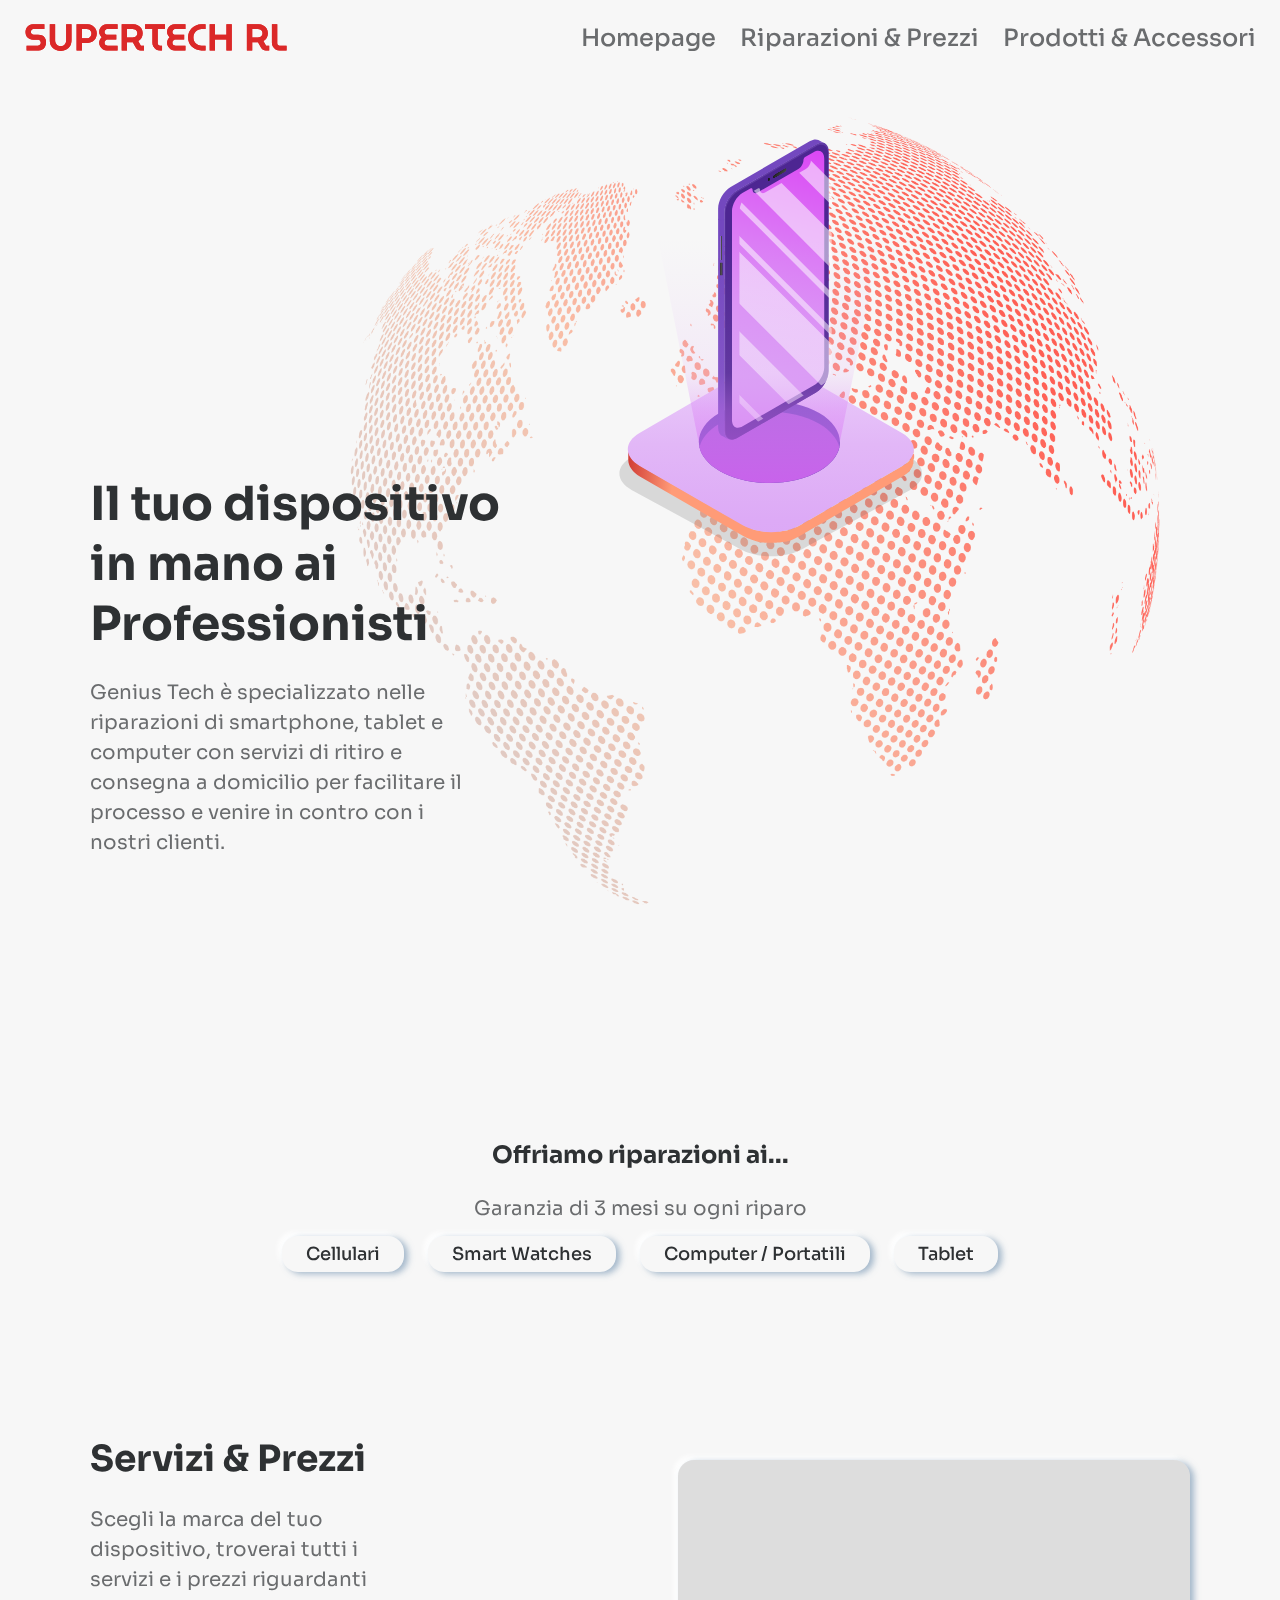
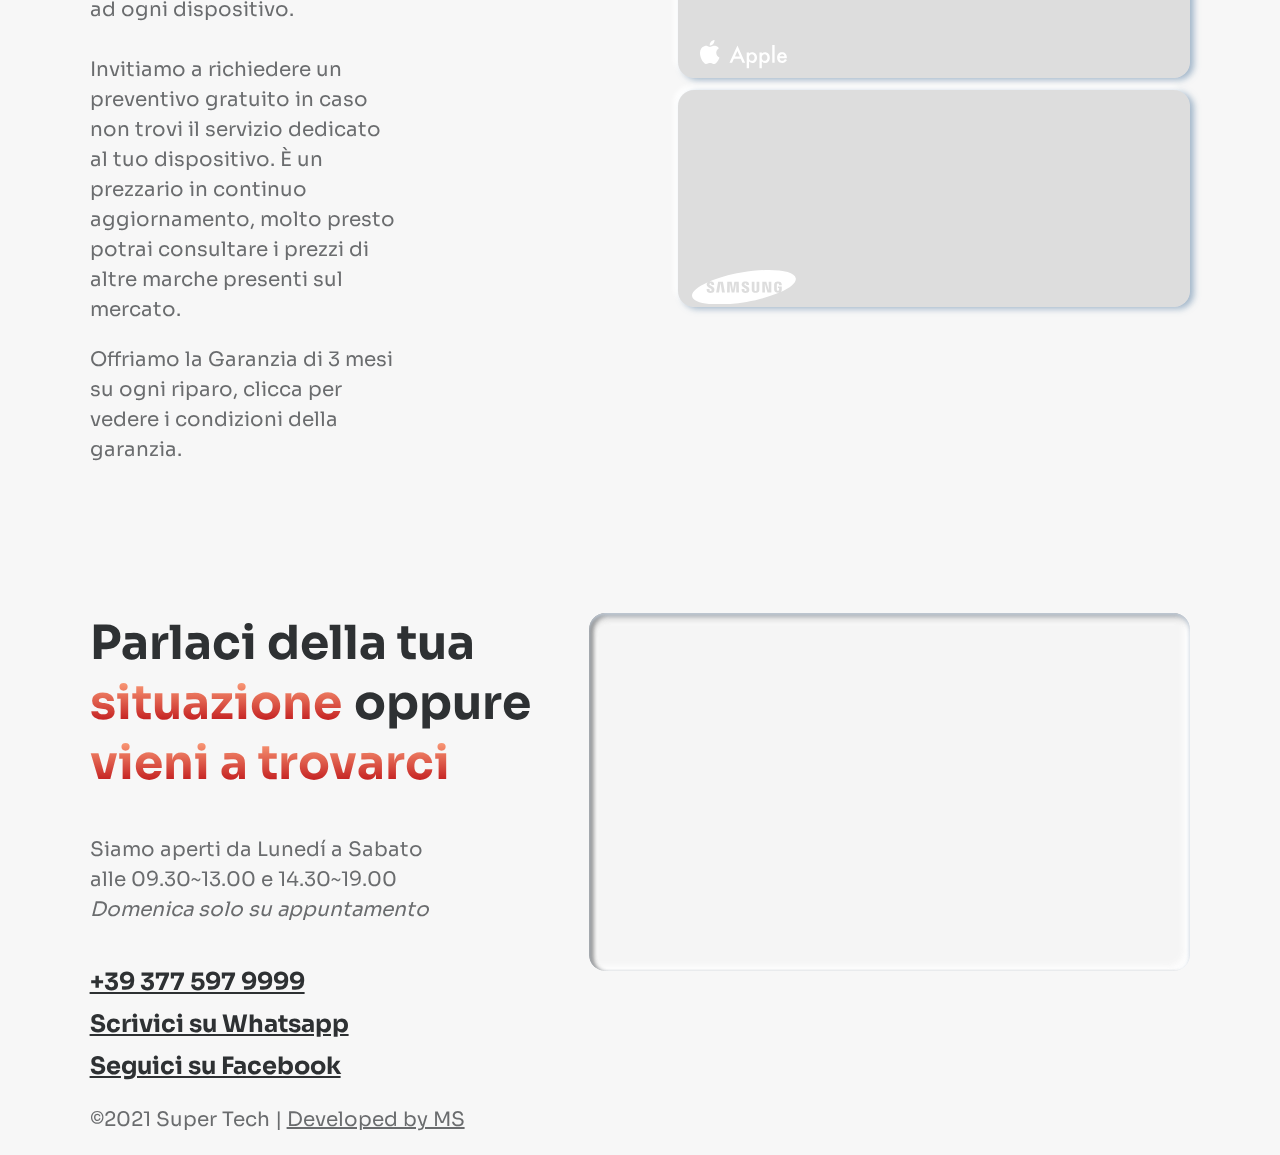
<file: preview/index.html>
<!DOCTYPE html>
<html lang="en">
  <head>
    <meta charset="utf-8" />
    <meta name="format-detection" content="telephone=no" />
    <meta name="apple-mobile-web-app-capable" content="yes" />
    <meta
      name="viewport"
      content="minimal-ui, width=device-width, initial-scale=1, minimum-scale=1, user-scalable=yes"
    />
    <meta name="description" content="Siamo specializzati nelle riparazioni di smartphone, tablet e computer con servizi di ritiro e consegna a domicilio!">
    <meta name="robots" content="index, follow">

    <title>Genius Tech | Centro Riparazioni, Assistenza tecnica e Vendita Accessori</title>

    <link rel="canonical" href="https://geniustech.info"/>

    <link rel="manifest" href="../manifest.json" />

    <!-- Global site tag (gtag.js) - Google Analytics -->
    <!-- <script async src="https://www.googletagmanager.com/gtag/js?id=UA-128974444-11"></script>
    <script>
      window.dataLayer = window.dataLayer || [];
      function gtag(){dataLayer.push(arguments);}
      gtag('js', new Date());

      gtag('config', 'UA-128974444-11');
    </script> -->
    
    <link rel="icon" type="image/png" href="/images/icons/icon-72x72.png" sizes="72x72" />
    <link rel="icon" type="image/png" href="/images/icons/icon-96x96.png" sizes="96x96" />
    <link rel="icon" type="image/png" href="/images/icons/icon-192x192.png" sizes="192x192" />
    <link rel="apple-touch-icon" href="/images/icons/icon-192x192.png" sizes="192x192" />
		<link href="https://fonts.googleapis.com/css2?family=Sora:wght@500;700&display=swap" rel="stylesheet">
    
    <link rel="stylesheet" href="/src/app.css" />
    <!-- <link href="/lib/style.css" rel="stylesheet" /> -->
  </head>

  <body class="preload" data-barba="wrapper">
    <header id="header"></header>
    <div class="overlay" id="overlay"></div>

    <main data-barba="container" data-barba-namespace="home">
      <div class="home" id="app">
				<article class="intro">
					<div class="hero">
						<svg id="phone-vec" width="543" height="814" viewBox="0 0 543 814" fill="none" xmlns="http://www.w3.org/2000/svg">
<g opacity="0.2">
<path fill-rule="evenodd" clip-rule="evenodd" d="M506.202 641.269C534.643 656.708 534.643 681.898 506.608 697.337L322.965 798.097C294.524 813.536 248.613 813.536 220.173 798.097L35.3101 697.337C6.86967 681.898 6.86967 656.708 34.9038 641.269L218.548 540.509C246.988 525.069 292.899 525.069 321.339 540.509L506.202 641.269Z" fill="#606060"/>
</g>
<path fill-rule="evenodd" clip-rule="evenodd" d="M513.678 629.892V633.955C513.678 634.362 513.678 634.768 513.271 634.768C512.865 634.768 513.271 635.174 512.865 635.58C512.822 635.888 512.68 636.174 512.459 636.393C512.459 636.799 512.053 636.799 512.053 637.206C512.053 637.612 511.646 638.018 511.646 638.424C511.646 638.831 511.24 638.831 511.24 639.237C511.24 639.643 510.834 640.05 510.834 640.456C510.834 640.862 510.427 640.862 510.427 641.268C510.427 641.675 510.021 642.081 509.615 642.487C509.209 642.894 509.209 642.894 509.209 643.3C509.209 643.706 508.396 644.113 508.396 644.519L507.99 644.925C507.583 645.738 506.771 646.144 506.365 646.957L505.958 647.363C505.552 647.769 505.146 648.582 504.333 648.988L503.521 649.801C503.114 650.207 502.708 650.207 502.708 650.613C502.708 651.019 501.895 651.019 501.895 651.426C501.895 651.832 501.083 651.832 500.676 652.238C500.27 652.645 499.864 652.645 499.458 653.051C499.051 653.457 498.645 653.457 498.239 653.864C497.832 654.27 497.426 654.27 497.02 654.676C496.614 655.082 496.207 655.082 495.801 655.489C495.353 655.916 494.787 656.2 494.176 656.301L320.689 757.062C319.064 757.874 317.845 758.687 316.22 759.499C315.814 759.499 315.408 759.906 315.001 759.906C313.376 760.718 312.157 761.124 310.532 761.937C310.308 761.937 310.126 762.119 310.126 762.343C308.567 763.066 306.931 763.611 305.25 763.968C304.082 764.431 302.848 764.706 301.594 764.781C300.662 765.106 299.712 765.377 298.75 765.594C297.531 766 296.312 766 295.093 766.406C293.874 766.813 293.061 766.813 292.249 766.813H291.03C289.405 767.219 287.78 767.219 286.155 767.625H284.936C283.97 767.56 283.001 767.698 282.092 768.031C280.466 768.031 278.841 768.438 277.622 768.438H264.215C263.116 768.504 262.014 768.366 260.964 768.031C259.746 768.031 258.527 767.625 257.714 767.625C256.901 767.625 255.683 767.219 254.464 767.219C253.21 767.143 251.975 766.869 250.807 766.406C249.995 766.406 248.776 766 247.963 766C246.338 765.594 245.119 765.187 243.9 764.781C242.681 764.375 241.869 764.375 241.056 763.968C240.244 763.562 240.244 763.562 239.431 763.562C238.012 763.198 236.647 762.652 235.368 761.937C234.962 761.937 234.555 761.531 234.149 761.531C232.861 761.162 231.63 760.615 230.493 759.906C230.086 759.499 229.274 759.499 228.867 759.093L223.992 756.655L49.2865 655.895C35.8789 648.175 28.9719 638.018 28.9719 627.455V646.144C28.9719 656.301 35.8789 666.459 49.2865 674.584L223.992 775.345L228.867 777.782C229.274 778.189 230.086 778.189 230.493 778.595C231.711 779.001 232.524 779.408 233.743 779.814H234.149C234.555 779.814 234.962 780.22 235.368 780.22C236.787 780.584 238.152 781.131 239.431 781.845C239.837 781.845 240.244 782.252 241.056 782.252C241.364 782.295 241.65 782.437 241.869 782.658C242.275 782.658 243.088 783.064 243.494 783.064L247.557 784.283C248.003 784.229 248.451 784.378 248.776 784.689C249.348 784.629 249.924 784.772 250.401 785.096C251.62 785.502 252.839 785.502 254.057 785.908C254.626 785.891 255.189 786.032 255.683 786.314H257.308C258.527 786.314 259.746 786.721 260.558 786.721H277.216C278.718 786.807 280.224 786.67 281.685 786.314H285.748C287.4 786.243 289.038 785.97 290.624 785.502H292.249C292.933 785.406 293.612 785.271 294.28 785.096C295.499 784.689 296.718 784.689 297.937 784.283C298.869 783.958 299.818 783.687 300.781 783.47C301.949 783.008 303.183 782.733 304.438 782.658C304.844 782.658 304.844 782.658 305.25 782.252C306.669 781.887 308.035 781.341 309.313 780.626C309.538 780.626 309.719 780.445 309.719 780.22C311.281 779.714 312.78 779.032 314.189 778.189C314.595 778.189 315.001 777.782 315.408 777.782C316.943 777.056 318.435 776.242 319.877 775.345L493.363 674.584C493.77 674.584 493.77 674.178 494.176 674.178C494.582 674.178 494.582 673.772 494.988 673.772C495.395 673.772 495.801 673.366 496.207 672.959C496.614 672.553 497.02 672.553 497.426 672.147C497.832 671.74 498.239 671.74 498.645 671.334C499.051 670.928 499.458 670.928 499.864 670.521C500.27 670.115 500.676 670.115 501.083 669.709C501.489 669.303 501.895 669.303 501.895 668.896C501.895 668.49 502.708 668.49 502.708 668.084L503.114 667.677L503.521 667.271L505.146 665.646L505.552 665.24C506.213 664.668 506.764 663.979 507.177 663.208L507.583 662.802C507.99 662.396 508.396 661.989 508.396 661.583C508.396 661.177 508.802 661.177 508.802 660.77C508.802 660.364 509.209 659.958 509.615 659.552C509.886 659.28 510.156 659.01 510.426 658.74C510.426 658.333 510.833 657.927 510.833 657.521C510.833 657.114 511.239 657.114 511.239 656.708C511.239 656.302 511.645 655.896 511.645 655.489V654.676C511.688 654.368 511.831 654.083 512.052 653.864C512.052 653.457 512.052 653.457 512.458 653.051C512.864 652.645 512.458 652.238 512.864 652.238V628.673C513.678 629.08 513.678 629.486 513.678 629.892Z" fill="url(#paint0_linear)"/>
<path fill-rule="evenodd" clip-rule="evenodd" d="M493.363 600.233C520.178 615.672 520.585 640.862 493.769 656.301L320.283 757.062C293.468 772.501 249.995 772.501 223.179 757.062L48.4739 656.301C21.6587 640.862 21.2524 615.672 48.0676 600.233L221.554 499.473C248.369 484.034 291.843 484.034 318.658 499.473L493.363 600.233Z" fill="url(#paint1_linear)"/>
<path fill-rule="evenodd" clip-rule="evenodd" d="M387.159 625.017C383.908 639.643 372.532 653.457 353.436 664.834C306.713 692.055 231.143 692.055 184.013 664.834C164.511 653.457 153.135 639.237 149.884 624.611C145.009 603.89 156.385 582.356 183.606 566.511C230.33 539.289 306.307 539.289 353.03 566.511C380.252 582.356 391.79 604.296 387.159 625.017Z" fill="url(#paint2_linear)"/>
<path fill-rule="evenodd" clip-rule="evenodd" d="M387.159 625.017C383.908 639.644 372.532 653.457 353.436 664.834C306.713 692.055 231.143 692.055 184.013 664.834C164.511 653.457 153.135 639.237 149.884 624.611C153.135 609.984 164.511 596.17 183.606 584.794C230.33 557.573 306.307 557.573 353.03 584.794C372.126 596.17 383.908 610.391 387.159 625.017Z" fill="url(#paint3_linear)"/>

<g id="phone">
  <path fill-rule="evenodd" clip-rule="evenodd" d="M369.174 494.917C369.176 494.785 369.177 494.654 369.177 494.523V123.086C369.177 109.513 359.676 103.631 347.913 110.418L213.091 188.234C201.328 195.02 191.828 211.308 191.828 224.88V596.318C192.191 607.584 198.393 613.303 206.682 611.6C208.831 611.228 211.14 610.371 213.544 608.984L348.365 531.168C360.014 524.447 369.001 508.409 369.174 494.917Z" fill="#613BA5"/>
<path d="M214.448 608.532L347.46 531.621C358.771 524.834 368.271 508.547 368.271 494.974V126.704C368.271 113.131 358.771 107.702 347.46 114.036L214.448 190.948C203.138 197.734 193.637 214.021 193.637 227.594V595.864C193.637 609.437 202.685 615.318 214.448 608.532Z" fill="#4D2692"/>
<path d="M222.592 193.208L236.165 185.517C237.974 184.612 239.784 185.517 239.784 187.327C239.784 192.756 243.404 195.018 248.38 192.303L317.601 152.49C322.125 149.776 326.197 142.99 326.197 137.56C326.197 135.298 327.554 132.584 329.816 131.679L343.389 123.988C353.342 118.106 361.485 123.083 361.485 134.846V488.639C361.485 500.402 353.342 514.427 343.389 519.856L223.045 589.076C213.091 594.958 204.948 589.981 204.948 578.218V224.425C204.948 213.115 212.639 199.09 222.592 193.208Z" fill="url(#paint11_linear)"/>
<mask id="mask0" mask-type="alpha" maskUnits="userSpaceOnUse" x="217" y="121" width="158" height="471">
<path d="M235.26 193.208L248.833 185.517C250.643 184.612 252.452 185.517 252.452 187.327C252.452 192.756 256.072 195.018 261.048 192.303L330.269 152.49C334.793 149.776 338.865 142.99 338.865 137.56C338.865 135.298 340.222 132.584 342.484 131.679L356.057 123.988C366.01 118.106 374.154 123.083 374.154 134.846V488.639C374.154 500.402 366.01 514.427 356.057 519.856L235.713 589.076C225.76 594.958 217.616 589.981 217.616 578.218V224.425C217.616 213.115 225.307 199.09 235.26 193.208Z" fill="#C4C4C4"/>
</mask>
<g mask="url(#mask0)">
<g opacity="0.7">
<rect opacity="0.9" x="163.919" y="50.8901" width="614.415" height="42.8661" transform="rotate(45 163.919 50.8901)" fill="url(#paint12_linear)"/>
<rect opacity="0.9" x="69.6191" y="145.192" width="614.415" height="61.9178" transform="rotate(45 69.6191 145.192)" fill="url(#paint13_linear)"/>
<rect opacity="0.9" x="2.26099" y="212.549" width="614.415" height="28.5774" transform="rotate(45 2.26099 212.549)" fill="url(#paint14_linear)"/>
<rect opacity="0.9" x="113.402" y="101.408" width="614.415" height="9.52581" transform="rotate(45 113.402 101.408)" fill="url(#paint15_linear)"/>
<rect opacity="0.9" x="83.0908" y="131.72" width="614.415" height="9.52581" transform="rotate(45 83.0908 131.72)" fill="url(#paint16_linear)"/>
<rect opacity="0.9" x="-51.625" y="266.436" width="614.415" height="9.52581" transform="rotate(45 -51.625 266.436)" fill="url(#paint17_linear)"/>
<rect opacity="0.9" x="207.703" y="7.10889" width="614.415" height="28.5774" transform="rotate(45 207.703 7.10889)" fill="url(#paint18_linear)"/>
</g>
</g>
<path d="M202.686 182.804L337.507 104.987C342.936 101.82 347.913 101.368 351.532 103.178L362.39 109.059C358.771 107.249 353.794 107.702 348.365 110.869L213.544 188.685C201.781 195.472 192.28 211.759 192.28 225.331V596.769C192.28 603.102 194.542 607.627 197.709 610.341L189.565 605.817C184.589 604.007 181.422 599.031 181.422 590.887V219.45C181.422 205.877 190.923 189.59 202.686 182.804Z" fill="#7348BF"/>
<path d="M181.422 236.643C181.422 236.643 185.946 239.358 191.828 237.096V238.905C191.828 238.905 186.399 241.167 181.422 238.453V236.643Z" fill="#7348BF"/>
<path d="M185.041 306.768H188.208C188.661 306.768 189.113 306.315 189.113 305.863V266.955C189.113 266.502 188.661 266.05 188.208 266.05H185.041C184.589 266.05 184.136 266.502 184.136 266.955V305.863C184.136 306.315 184.589 306.768 185.041 306.768Z" fill="url(#paint19_linear)"/>
<path d="M185.041 332.555H188.208C188.661 332.555 188.661 332.103 188.661 332.103V311.744C188.661 311.292 188.208 311.292 188.208 311.292H185.041C184.589 311.292 184.589 311.744 184.589 311.744V332.103C184.137 332.103 184.589 332.555 185.041 332.555Z" fill="url(#paint20_linear)"/>
<path d="M276.883 166.969L295.432 156.111C296.337 155.659 296.789 154.302 296.789 153.397C296.789 152.492 296.337 152.04 295.432 152.492L276.883 163.35C275.978 163.802 275.525 165.16 275.525 166.065C275.525 166.969 275.978 167.422 276.883 166.969Z" fill="url(#paint21_linear)"/>
<path d="M275.525 166.065C275.525 166.969 275.978 167.422 276.883 166.969L295.432 156.111C296.337 155.659 296.789 154.302 296.789 153.397C296.789 152.492 296.337 152.04 295.432 152.492L276.883 163.35C275.978 163.802 275.525 165.16 275.525 166.065Z" fill="url(#paint22_linear)"/>
<path d="M275.525 166.065C275.525 166.969 275.978 167.422 276.883 166.969L295.432 156.111C296.337 155.659 296.789 154.302 296.789 153.397C296.789 152.492 296.337 152.04 295.432 152.492L276.883 163.35C275.978 163.802 275.525 165.16 275.525 166.065Z" fill="url(#paint23_linear)"/>
<path d="M275.525 166.065C275.525 166.969 275.978 167.422 276.883 166.969L295.432 156.111C296.337 155.659 296.789 154.302 296.789 153.397C296.789 152.492 296.337 152.04 295.432 152.492L276.883 163.35C275.978 163.802 275.525 165.16 275.525 166.065Z" fill="url(#paint24_linear)"/>
<path d="M275.525 166.065C275.525 166.969 275.978 167.422 276.883 166.969L295.432 156.111C296.337 155.659 296.789 154.302 296.789 153.397C296.789 152.492 296.337 152.04 295.432 152.492L276.883 163.35C275.978 163.802 275.525 165.16 275.525 166.065Z" fill="url(#paint25_linear)"/>
<path d="M275.525 166.065C275.525 166.969 275.978 167.422 276.883 166.969L295.432 156.111C296.337 155.659 296.789 154.302 296.789 153.397C296.789 152.492 296.337 152.04 295.432 152.492L276.883 163.35C275.978 163.802 275.525 165.16 275.525 166.065Z" fill="url(#paint26_linear)"/>
<path d="M275.525 166.065C275.525 166.969 275.978 167.422 276.883 166.969L295.432 156.111C296.337 155.659 296.789 154.302 296.789 153.397C296.789 152.492 296.337 152.04 295.432 152.492L276.883 163.35C275.978 163.802 275.525 164.707 275.525 166.065Z" fill="url(#paint27_linear)"/>
<path d="M275.526 165.611C275.526 166.516 275.978 166.969 276.883 166.516L295.432 155.658C296.337 155.206 296.79 153.848 296.79 152.944C296.79 152.039 296.337 151.586 295.432 152.039L276.883 162.897C275.978 163.802 275.526 164.707 275.526 165.611Z" fill="url(#paint28_linear)"/>
<path d="M275.526 165.611C275.526 166.516 275.978 166.969 276.883 166.516L295.432 155.658C296.337 155.206 296.79 153.848 296.79 152.944C296.79 152.039 296.337 151.586 295.432 152.039L276.883 162.897C275.978 163.802 275.526 164.707 275.526 165.611Z" fill="url(#paint29_linear)"/>
<path d="M275.526 165.611C275.526 166.516 275.978 166.969 276.883 166.516L295.432 155.658C296.337 155.206 296.79 153.848 296.79 152.944C296.79 152.039 296.337 151.586 295.432 152.039L276.883 162.897C275.978 163.802 275.526 164.707 275.526 165.611Z" fill="url(#paint30_linear)"/>
<path d="M275.526 165.611C275.526 166.516 275.978 166.969 276.883 166.516L295.432 155.658C296.337 155.206 296.79 153.848 296.79 152.944C296.79 152.039 296.337 151.586 295.432 152.039L276.883 162.897C275.978 163.802 275.526 164.707 275.526 165.611Z" fill="url(#paint31_linear)"/>
<path d="M275.526 165.611C275.526 166.516 275.978 166.969 276.883 166.516L295.432 155.658C296.337 155.206 296.79 153.848 296.79 152.944C296.79 152.039 296.337 151.586 295.432 152.039L276.883 162.897C275.978 163.349 275.526 164.707 275.526 165.611Z" fill="url(#paint32_linear)"/>
<path d="M275.526 165.611C275.526 166.516 275.978 166.969 276.883 166.516L295.432 155.658C296.337 155.206 296.79 153.848 296.79 152.944C296.79 152.039 296.337 151.586 295.432 152.039L276.883 162.897C275.978 163.349 275.526 164.707 275.526 165.611Z" fill="url(#paint33_linear)"/>
<path d="M275.526 165.611C275.526 166.516 275.978 166.969 276.883 166.516L295.432 155.658C296.337 155.206 296.79 153.848 296.79 152.944C296.79 152.039 296.337 151.586 295.432 152.039L276.883 162.897C275.978 163.349 275.526 164.707 275.526 165.611Z" fill="url(#paint34_linear)"/>
<path d="M276.883 166.516L295.432 155.658C296.337 155.206 296.79 153.848 296.79 152.944C296.79 152.039 296.337 151.586 295.432 152.039L276.883 162.897C275.978 163.349 275.526 164.707 275.526 165.611C275.526 166.516 275.978 166.969 276.883 166.516Z" fill="url(#paint35_linear)"/>
<path d="M266.025 171.492C266.025 172.397 266.93 172.849 267.382 172.397C268.287 171.945 268.739 170.587 268.739 169.682C268.739 168.778 267.835 168.325 267.382 168.778C266.93 169.23 266.025 170.587 266.025 171.492Z" fill="url(#paint36_linear)"/>
<path d="M266.025 171.492C266.025 172.397 266.93 172.849 267.382 172.397C268.287 171.945 268.739 170.587 268.739 169.682C268.739 168.778 267.835 168.325 267.382 168.778C266.93 169.23 266.025 170.587 266.025 171.492Z" fill="url(#paint37_linear)"/>
<path d="M266.025 171.492C266.025 172.397 266.93 172.849 267.382 172.397C268.287 171.945 268.739 170.587 268.739 169.682C268.739 168.778 267.835 168.325 267.382 168.778C266.93 169.23 266.025 170.587 266.025 171.492Z" fill="url(#paint38_linear)"/>
<path d="M266.025 171.492C266.025 172.397 266.93 172.849 267.382 172.397C268.287 171.945 268.739 170.587 268.739 169.682C268.739 168.778 267.835 168.325 267.382 168.778C266.93 169.23 266.025 170.587 266.025 171.492Z" fill="url(#paint39_linear)"/>
<path d="M266.025 171.492C266.025 172.397 266.93 172.849 267.382 172.397C268.287 171.945 268.739 170.587 268.739 169.682C268.739 168.778 267.835 168.325 267.382 168.778C266.93 169.23 266.025 170.587 266.025 171.492Z" fill="url(#paint40_linear)"/>
<path d="M266.025 171.492C266.025 172.397 266.93 172.849 267.382 172.397C268.287 171.945 268.739 170.587 268.739 169.682C268.739 168.778 267.835 168.325 267.382 168.778C266.93 169.23 266.025 170.135 266.025 171.492Z" fill="url(#paint41_linear)"/>
<path d="M266.025 171.04C266.025 171.945 266.93 172.397 267.382 171.945C268.287 171.492 268.74 170.135 268.74 169.23C268.74 168.325 267.835 167.873 267.382 168.325C266.93 169.23 266.025 170.135 266.025 171.04Z" fill="url(#paint42_linear)"/>
<path d="M266.025 171.04C266.025 171.945 266.93 172.397 267.382 171.945C268.287 171.492 268.74 170.135 268.74 169.23C268.74 168.325 267.835 167.873 267.382 168.325C266.93 168.778 266.025 170.135 266.025 171.04Z" fill="url(#paint43_linear)"/>
<path d="M266.025 171.04C266.025 171.945 266.93 172.397 267.382 171.945C268.287 171.492 268.74 170.135 268.74 169.23C268.74 168.325 267.835 167.873 267.382 168.325C266.93 168.778 266.025 170.135 266.025 171.04Z" fill="url(#paint44_linear)"/>
<path d="M266.025 171.04C266.025 171.945 266.93 172.397 267.382 171.945C268.287 171.492 268.74 170.135 268.74 169.23C268.74 168.325 267.835 167.873 267.382 168.325C266.93 168.778 266.025 170.135 266.025 171.04Z" fill="url(#paint45_linear)"/>
<path d="M266.025 171.04C266.025 171.945 266.93 172.397 267.382 171.945C268.287 171.492 268.74 170.135 268.74 169.23C268.74 168.325 267.835 167.873 267.382 168.325C266.478 168.778 266.025 170.135 266.025 171.04Z" fill="url(#paint46_linear)"/>
</g>

<g opacity="0.7">
<path fill-rule="evenodd" clip-rule="evenodd" d="M457.041 273.574H80.0024L148.666 617.296V617.296C148.736 619.618 149.008 621.929 149.478 624.203C152.729 638.83 164.105 653.05 183.607 664.426C230.737 691.648 306.307 691.648 353.03 664.426C372.126 653.456 383.502 639.236 386.753 624.61C387.224 622.198 387.496 619.752 387.565 617.296V617.296L457.041 273.574Z" fill="url(#paint48_linear)"/>
</g>
<defs>
<linearGradient id="paint0_linear" x1="27.7937" y1="786.893" x2="513.475" y2="786.893" gradientUnits="userSpaceOnUse">
<stop stop-color="#7348BF"/>
<stop offset="0.25" stop-color="#784AC1"/>
<stop offset="0.54" stop-color="#854FC8"/>
<stop offset="0.85" stop-color="#9C58D4"/>
<stop offset="1" stop-color="#AA5DDB"/>
</linearGradient>
<linearGradient id="paint1_linear" x1="775.388" y1="858.96" x2="775.388" y2="275.362" gradientUnits="userSpaceOnUse">
<stop stop-color="#DBA5F5"/>
<stop offset="0.19" stop-color="#DDAAF6"/>
<stop offset="0.41" stop-color="#E2B7F7"/>
<stop offset="0.65" stop-color="#EBCEFA"/>
<stop offset="0.89" stop-color="#F8EEFD"/>
<stop offset="1" stop-color="white"/>
</linearGradient>
<linearGradient id="paint2_linear" x1="399.027" y1="-1817.61" x2="399.027" y2="-1969.44" gradientUnits="userSpaceOnUse">
<stop stop-color="#7348BF"/>
<stop offset="0.25" stop-color="#784AC1"/>
<stop offset="0.54" stop-color="#854FC8"/>
<stop offset="0.85" stop-color="#9C58D4"/>
<stop offset="1" stop-color="#AA5DDB"/>
</linearGradient>
<linearGradient id="paint3_linear" x1="50.7076" y1="-2065.45" x2="50.7076" y2="-1843.53" gradientUnits="userSpaceOnUse">
<stop stop-color="#7348BF"/>
<stop offset="0.25" stop-color="#784AC1"/>
<stop offset="0.54" stop-color="#854FC8"/>
<stop offset="0.85" stop-color="#9C58D4"/>
<stop offset="1" stop-color="#AA5DDB"/>
</linearGradient>
<linearGradient id="paint4_linear" x1="376.256" y1="16.677" x2="218.368" y2="47.4384" gradientUnits="userSpaceOnUse">
<stop stop-color="#DCDCF0"/>
<stop offset="0.33" stop-color="#E1E1F2"/>
<stop offset="0.7" stop-color="#EEEEF8"/>
<stop offset="1" stop-color="white"/>
</linearGradient>
<linearGradient id="paint5_linear" x1="260.918" y1="164.076" x2="125.219" y2="398.31" gradientUnits="userSpaceOnUse">
<stop stop-color="#CDDAF4"/>
<stop offset="1" stop-color="#CDBAFA"/>
</linearGradient>
<linearGradient id="paint6_linear" x1="198.819" y1="-30.1665" x2="-8.13056" y2="102.21" gradientUnits="userSpaceOnUse">
<stop stop-color="#CDDAF4"/>
<stop offset="1" stop-color="#CDBAFA"/>
</linearGradient>
<linearGradient id="paint7_linear" x1="221.476" y1="682.314" x2="192.546" y2="675.506" gradientUnits="userSpaceOnUse">
<stop stop-color="white" stop-opacity="0.01"/>
<stop offset="1" stop-color="white" stop-opacity="0.8"/>
</linearGradient>
<linearGradient id="paint8_linear" x1="268.566" y1="-1985.13" x2="224.476" y2="-1974.08" gradientUnits="userSpaceOnUse">
<stop stop-color="white" stop-opacity="0.01"/>
<stop offset="1" stop-color="white" stop-opacity="0.8"/>
</linearGradient>
<linearGradient id="paint9_linear" x1="323.853" y1="-1957.23" x2="294.897" y2="-1950.41" gradientUnits="userSpaceOnUse">
<stop stop-color="white" stop-opacity="0.01"/>
<stop offset="1" stop-color="white" stop-opacity="0.8"/>
</linearGradient>
<linearGradient id="paint10_linear" x1="62.3003" y1="282.189" x2="62.3003" y2="732.075" gradientUnits="userSpaceOnUse">
<stop stop-color="#DBA5F5" stop-opacity="0.01"/>
<stop offset="0.21" stop-color="#DB9CF5" stop-opacity="0.21"/>
<stop offset="0.55" stop-color="#DB84F5" stop-opacity="0.55"/>
<stop offset="0.99" stop-color="#DB5CF5" stop-opacity="0.99"/>
<stop offset="1" stop-color="#DB5BF5"/>
<stop offset="1" stop-color="#DB5BF5"/>
</linearGradient>
<linearGradient id="paint11_linear" x1="205.334" y1="590.551" x2="342.031" y2="120.215" gradientUnits="userSpaceOnUse">
<stop stop-color="#DBA5F5"/>
<stop offset="0.19" stop-color="#DBA0F5"/>
<stop offset="0.41" stop-color="#DB93F5"/>
<stop offset="0.64" stop-color="#DB7CF5"/>
<stop offset="0.87" stop-color="#DB5CF5"/>
<stop offset="1" stop-color="#DB48F5"/>
</linearGradient>
<linearGradient id="paint12_linear" x1="469.839" y1="-598.761" x2="464.576" y2="-527.334" gradientUnits="userSpaceOnUse">
<stop stop-color="white" stop-opacity="0.01"/>
<stop offset="1" stop-color="white" stop-opacity="0.85"/>
</linearGradient>
<linearGradient id="paint13_linear" x1="375.539" y1="-793.193" x2="364.621" y2="-690.623" gradientUnits="userSpaceOnUse">
<stop stop-color="white" stop-opacity="0.01"/>
<stop offset="1" stop-color="white" stop-opacity="0.85"/>
</linearGradient>
<linearGradient id="paint14_linear" x1="308.18" y1="-220.552" x2="305.834" y2="-172.791" gradientUnits="userSpaceOnUse">
<stop stop-color="white" stop-opacity="0.01"/>
<stop offset="1" stop-color="white" stop-opacity="0.85"/>
</linearGradient>
<linearGradient id="paint15_linear" x1="419.321" y1="-42.9586" x2="419.06" y2="-27.0043" gradientUnits="userSpaceOnUse">
<stop stop-color="white" stop-opacity="0.01"/>
<stop offset="1" stop-color="white" stop-opacity="0.85"/>
</linearGradient>
<linearGradient id="paint16_linear" x1="389.01" y1="-12.6466" x2="388.749" y2="3.30774" gradientUnits="userSpaceOnUse">
<stop stop-color="white" stop-opacity="0.01"/>
<stop offset="1" stop-color="white" stop-opacity="0.85"/>
</linearGradient>
<linearGradient id="paint17_linear" x1="254.294" y1="122.069" x2="254.033" y2="138.023" gradientUnits="userSpaceOnUse">
<stop stop-color="white" stop-opacity="0.01"/>
<stop offset="1" stop-color="white" stop-opacity="0.85"/>
</linearGradient>
<linearGradient id="paint18_linear" x1="513.622" y1="-425.992" x2="511.276" y2="-378.231" gradientUnits="userSpaceOnUse">
<stop stop-color="white" stop-opacity="0.01"/>
<stop offset="1" stop-color="white" stop-opacity="0.85"/>
</linearGradient>
<linearGradient id="paint19_linear" x1="188.732" y1="286.585" x2="184.357" y2="286.585" gradientUnits="userSpaceOnUse">
<stop stop-color="#7348BF"/>
<stop offset="0.1784" stop-color="#231F20"/>
<stop offset="0.5324" stop-color="#6D6E71"/>
<stop offset="0.8432" stop-color="#A67BF2" stop-opacity="0.62"/>
<stop offset="1" stop-color="#7348BF"/>
</linearGradient>
<linearGradient id="paint20_linear" x1="188.732" y1="321.881" x2="184.357" y2="321.881" gradientUnits="userSpaceOnUse">
<stop/>
<stop offset="0.1784" stop-color="#231F20"/>
<stop offset="0.5324" stop-color="#6D6E71"/>
<stop offset="0.8432" stop-color="#231F20"/>
<stop offset="1"/>
</linearGradient>
<linearGradient id="paint21_linear" x1="297.145" y1="159.872" x2="275.516" y2="159.872" gradientUnits="userSpaceOnUse">
<stop stop-color="#58595B"/>
<stop offset="1"/>
</linearGradient>
<linearGradient id="paint22_linear" x1="297.682" y1="160.432" x2="274.419" y2="159.203" gradientUnits="userSpaceOnUse">
<stop stop-color="#58595B"/>
<stop offset="1"/>
</linearGradient>
<linearGradient id="paint23_linear" x1="298.098" y1="161.042" x2="273.485" y2="158.433" gradientUnits="userSpaceOnUse">
<stop stop-color="#58595B"/>
<stop offset="1"/>
</linearGradient>
<linearGradient id="paint24_linear" x1="298.388" y1="161.683" x2="272.727" y2="157.584" gradientUnits="userSpaceOnUse">
<stop stop-color="#58595B"/>
<stop offset="1"/>
</linearGradient>
<linearGradient id="paint25_linear" x1="298.546" y1="162.34" x2="272.154" y2="156.682" gradientUnits="userSpaceOnUse">
<stop stop-color="#58595B"/>
<stop offset="1"/>
</linearGradient>
<linearGradient id="paint26_linear" x1="298.571" y1="162.994" x2="271.775" y2="155.752" gradientUnits="userSpaceOnUse">
<stop stop-color="#58595B"/>
<stop offset="1"/>
</linearGradient>
<linearGradient id="paint27_linear" x1="298.464" y1="163.63" x2="271.59" y2="154.82" gradientUnits="userSpaceOnUse">
<stop stop-color="#58595B"/>
<stop offset="1"/>
</linearGradient>
<linearGradient id="paint28_linear" x1="298.227" y1="164.227" x2="271.601" y2="153.913" gradientUnits="userSpaceOnUse">
<stop stop-color="#58595B"/>
<stop offset="1"/>
</linearGradient>
<linearGradient id="paint29_linear" x1="297.865" y1="164.771" x2="271.801" y2="153.058" gradientUnits="userSpaceOnUse">
<stop stop-color="#58595B"/>
<stop offset="1"/>
</linearGradient>
<linearGradient id="paint30_linear" x1="297.386" y1="165.245" x2="272.183" y2="152.28" gradientUnits="userSpaceOnUse">
<stop stop-color="#58595B"/>
<stop offset="1"/>
</linearGradient>
<linearGradient id="paint31_linear" x1="296.799" y1="165.634" x2="272.737" y2="151.603" gradientUnits="userSpaceOnUse">
<stop stop-color="#58595B"/>
<stop offset="1"/>
</linearGradient>
<linearGradient id="paint32_linear" x1="296.114" y1="165.924" x2="273.448" y2="151.05" gradientUnits="userSpaceOnUse">
<stop stop-color="#58595B"/>
<stop offset="1"/>
</linearGradient>
<linearGradient id="paint33_linear" x1="295.344" y1="166.101" x2="274.299" y2="150.643" gradientUnits="userSpaceOnUse">
<stop stop-color="#58595B"/>
<stop offset="1"/>
</linearGradient>
<linearGradient id="paint34_linear" x1="294.504" y1="166.154" x2="275.273" y2="150.4" gradientUnits="userSpaceOnUse">
<stop stop-color="#58595B"/>
<stop offset="1"/>
</linearGradient>
<linearGradient id="paint35_linear" x1="293.608" y1="166.073" x2="276.348" y2="150.34" gradientUnits="userSpaceOnUse">
<stop stop-color="#58595B"/>
<stop offset="1"/>
</linearGradient>
<linearGradient id="paint36_linear" x1="269.356" y1="170.081" x2="265.894" y2="171.356" gradientUnits="userSpaceOnUse">
<stop stop-color="#58595B"/>
<stop offset="1"/>
</linearGradient>
<linearGradient id="paint37_linear" x1="271.267" y1="169.747" x2="265.212" y2="171.253" gradientUnits="userSpaceOnUse">
<stop stop-color="#58595B"/>
<stop offset="1"/>
</linearGradient>
<linearGradient id="paint38_linear" x1="273.004" y1="169.863" x2="264.614" y2="170.999" gradientUnits="userSpaceOnUse">
<stop stop-color="#58595B"/>
<stop offset="1"/>
</linearGradient>
<linearGradient id="paint39_linear" x1="274.498" y1="170.358" x2="264.117" y2="170.622" gradientUnits="userSpaceOnUse">
<stop stop-color="#58595B"/>
<stop offset="1"/>
</linearGradient>
<linearGradient id="paint40_linear" x1="275.721" y1="171.158" x2="263.726" y2="170.149" gradientUnits="userSpaceOnUse">
<stop stop-color="#58595B"/>
<stop offset="1"/>
</linearGradient>
<linearGradient id="paint41_linear" x1="276.691" y1="172.197" x2="263.429" y2="169.605" gradientUnits="userSpaceOnUse">
<stop stop-color="#58595B"/>
<stop offset="1"/>
</linearGradient>
<linearGradient id="paint42_linear" x1="277.46" y1="173.443" x2="263.202" y2="168.996" gradientUnits="userSpaceOnUse">
<stop stop-color="#58595B"/>
<stop offset="1"/>
</linearGradient>
<linearGradient id="paint43_linear" x1="278.102" y1="174.903" x2="263.011" y2="168.317" gradientUnits="userSpaceOnUse">
<stop stop-color="#58595B"/>
<stop offset="1"/>
</linearGradient>
<linearGradient id="paint44_linear" x1="278.691" y1="176.635" x2="262.831" y2="167.539" gradientUnits="userSpaceOnUse">
<stop stop-color="#58595B"/>
<stop offset="1"/>
</linearGradient>
<linearGradient id="paint45_linear" x1="279.253" y1="178.73" x2="262.651" y2="166.626" gradientUnits="userSpaceOnUse">
<stop stop-color="#58595B"/>
<stop offset="1"/>
</linearGradient>
<linearGradient id="paint46_linear" x1="279.75" y1="181.275" x2="262.491" y2="165.543" gradientUnits="userSpaceOnUse">
<stop stop-color="#58595B"/>
<stop offset="1"/>
</linearGradient>
<linearGradient id="paint47_linear" x1="413.955" y1="238.867" x2="347.371" y2="274.865" gradientUnits="userSpaceOnUse">
<stop stop-color="white"/>
<stop offset="1" stop-color="#15B3FF" stop-opacity="0"/>
</linearGradient>
<linearGradient id="paint48_linear" x1="62.3005" y1="282.187" x2="62.3005" y2="732.074" gradientUnits="userSpaceOnUse">
<stop stop-color="#DBA5F5" stop-opacity="0.01"/>
<stop offset="0.480902" stop-color="#DB9CF5" stop-opacity="0.21"/>
<stop offset="0.621527" stop-color="#DB84F5" stop-opacity="0.55"/>
<stop offset="0.99" stop-color="#DB5CF5" stop-opacity="0.99"/>
<stop offset="1" stop-color="#DB5BF5"/>
<stop offset="1" stop-color="#DB5BF5"/>
</linearGradient>
</defs>
            </svg>

					</div>
					<div class="col-l">
					  <h1>Il tuo dispositivo </br>in mano ai </br>Professionisti</h1>
					  <p>Genius Tech è specializzato nelle riparazioni di smartphone, tablet e computer con servizi di ritiro e consegna a domicilio per facilitare il processo e venire in contro con i nostri clienti.</p>
          </div>
				</article>
		
				<article class="lead">
					<h3>Offriamo riparazioni ai...</h3>
					<p>Garanzia di 3 mesi su ogni riparo</p>
					<div class="tipi-container">
						<div class="grad-mask"></div>
            <div class="flex--tipi hide-scroll">
						<div class="tipi">
              
							<div class="at neu hover" data-ccursor href="#" onclick="void(0)">Cellulari</div>
							<div class="at neu hover" data-ccursor href="#" onclick="void(0)">Smart Watches</div>
							<div class="at neu hover" data-ccursor href="#" onclick="void(0)">Computer / Portatili</div>
							<div class="at neu hover" data-ccursor href="#" onclick="void(0)">Tablet</div>
						</div>
					</div>
				</article>
		
				<article class="servizi grid">
					<div class="col-l">
            <h2>Servizi & Prezzi</h2>
            <p>Scegli la marca del tuo dispositivo, troverai tutti i servizi e i prezzi riguardanti ad ogni dispositivo. </br></br>Invitiamo a richiedere un preventivo gratuito in caso non trovi il servizio dedicato al tuo dispositivo. È un prezzario in continuo aggiornamento, molto presto potrai consultare i prezzi di altre marche presenti sul mercato.</p> <p>Offriamo la Garanzia di 3 mesi su ogni riparo, clicca per vedere i condizioni della garanzia.</p>
          </div>
          <div class="col-r">
						<div class="neu cover marchio" data-ccursor style="background-image: url('https://store.storeimages.cdn-apple.com/4982/as-images.apple.com/is/refurb-trade-in-201912?wid=2712&hei=714&fmt=png-alpha&qlt=80&.v=1579817557120');background-position: 0 70%;">
							<a class="container" href="/pricing.html"><svg class="apple-logo" width="66" height="22" viewBox="0 0 66 22" fill="none" xmlns="http://www.w3.org/2000/svg">
								<path d="M30.5859 14.0703H25.4219L24.0781 17H22.1172L28.0859 4.17969L33.8438 17H31.8516L30.5859 14.0703ZM29.8438 12.3594L28.0547 8.25781L26.1797 12.3594H29.8438ZM36.7812 21.1406H35.0234V9.39062H36.7812V10.2188C37.474 9.52604 38.2604 9.17969 39.1406 9.17969C40.1875 9.17969 41.0495 9.5651 41.7266 10.3359C42.4141 11.1016 42.7578 12.0677 42.7578 13.2344C42.7578 14.375 42.4167 15.3255 41.7344 16.0859C41.0573 16.8411 40.2031 17.2188 39.1719 17.2188C38.2812 17.2188 37.4844 16.862 36.7812 16.1484V21.1406ZM40.9609 13.2422C40.9609 12.513 40.763 11.9193 40.3672 11.4609C39.9661 10.9974 39.4609 10.7656 38.8516 10.7656C38.2057 10.7656 37.6823 10.9896 37.2812 11.4375C36.8802 11.8854 36.6797 12.474 36.6797 13.2031C36.6797 13.9167 36.8802 14.5052 37.2812 14.9688C37.6771 15.4219 38.1979 15.6484 38.8438 15.6484C39.4531 15.6484 39.9557 15.4193 40.3516 14.9609C40.7578 14.5026 40.9609 13.9297 40.9609 13.2422ZM46.375 21.1406H44.6172V9.39062H46.375V10.2188C47.0677 9.52604 47.8542 9.17969 48.7344 9.17969C49.7812 9.17969 50.6432 9.5651 51.3203 10.3359C52.0078 11.1016 52.3516 12.0677 52.3516 13.2344C52.3516 14.375 52.0104 15.3255 51.3281 16.0859C50.651 16.8411 49.7969 17.2188 48.7656 17.2188C47.875 17.2188 47.0781 16.862 46.375 16.1484V21.1406ZM50.5547 13.2422C50.5547 12.513 50.3568 11.9193 49.9609 11.4609C49.5599 10.9974 49.0547 10.7656 48.4453 10.7656C47.7995 10.7656 47.276 10.9896 46.875 11.4375C46.474 11.8854 46.2734 12.474 46.2734 13.2031C46.2734 13.9167 46.474 14.5052 46.875 14.9688C47.2708 15.4219 47.7917 15.6484 48.4375 15.6484C49.0469 15.6484 49.5495 15.4193 49.9453 14.9609C50.3516 14.5026 50.5547 13.9297 50.5547 13.2422ZM55.9688 3.80469V17H54.2109V3.80469H55.9688ZM65.125 13.6094H59.6719C59.7188 14.2344 59.9219 14.7318 60.2812 15.1016C60.6406 15.4661 61.1016 15.6484 61.6641 15.6484C62.1016 15.6484 62.4635 15.5443 62.75 15.3359C63.0312 15.1276 63.3516 14.7422 63.7109 14.1797L65.1953 15.0078C64.9661 15.3984 64.724 15.7344 64.4688 16.0156C64.2135 16.2917 63.9401 16.5208 63.6484 16.7031C63.3568 16.8802 63.0417 17.0104 62.7031 17.0938C62.3646 17.1771 61.9974 17.2188 61.6016 17.2188C60.4661 17.2188 59.5547 16.8542 58.8672 16.125C58.1797 15.3906 57.8359 14.4167 57.8359 13.2031C57.8359 12 58.1693 11.026 58.8359 10.2812C59.5078 9.54688 60.3984 9.17969 61.5078 9.17969C62.6276 9.17969 63.513 9.53646 64.1641 10.25C64.8099 10.9583 65.1328 11.9401 65.1328 13.1953L65.125 13.6094ZM63.3203 12.1719C63.0755 11.2344 62.4844 10.7656 61.5469 10.7656C61.3333 10.7656 61.1328 10.7995 60.9453 10.8672C60.7578 10.9297 60.5859 11.0234 60.4297 11.1484C60.2786 11.2682 60.1484 11.4141 60.0391 11.5859C59.9297 11.7578 59.8464 11.9531 59.7891 12.1719H63.3203Z" fill="white"/>
								<path d="M14.5883 13.2202C14.5399 13.357 14.493 13.5038 14.439 13.6481C13.992 14.8585 13.3133 15.9332 12.4899 16.9181C12.331 17.1098 12.1458 17.2834 11.9546 17.4443C11.5767 17.7642 11.1418 17.9575 10.6387 17.9751C10.2608 17.9872 9.89804 17.9186 9.54839 17.7763C9.2951 17.6729 9.04585 17.5574 8.78904 17.464C7.95552 17.1613 7.12654 17.2011 6.30665 17.5251C6.01098 17.6421 5.71935 17.7713 5.41813 17.8727C5.06898 17.9898 4.70671 18.0372 4.33789 17.9676C4.01598 17.9075 3.73445 17.7577 3.47309 17.5644C3.14866 17.3243 2.8762 17.0316 2.62141 16.7218C1.41502 15.2506 0.60522 13.5871 0.214193 11.7237C0.0456732 10.9225 -0.0350549 10.1147 0.0143911 9.29585C0.0724144 8.31399 0.300472 7.37906 0.825204 6.53646C1.48364 5.4774 2.41252 4.78365 3.63454 4.49757C4.36967 4.32451 5.08462 4.39514 5.78544 4.66508C6.15427 4.80635 6.52411 4.94611 6.89445 5.08486C7.23552 5.21302 7.57509 5.21302 7.91667 5.08234C8.29458 4.93804 8.67299 4.79424 9.05241 4.65347C9.44142 4.51169 9.83699 4.39565 10.2497 4.36285C10.8673 4.3129 11.4697 4.39312 12.056 4.58939C12.887 4.8674 13.5631 5.35934 14.0737 6.0758C14.0873 6.09548 14.1025 6.11717 14.1126 6.13282C12.8249 7.03041 12.0918 8.21611 12.1983 9.82159C12.3058 11.4281 13.1706 12.5149 14.5883 13.2202ZM7.3657 4.16406C7.74563 4.17415 8.11092 4.10099 8.46259 3.96123C10.0666 3.32449 10.9051 1.62768 10.8799 0.329976C10.8779 0.225534 10.8708 0.121092 10.8663 0C10.7013 0.024723 10.5509 0.0363277 10.4066 0.0726553C9.23556 0.359745 8.33444 1.01314 7.74209 2.07118C7.39547 2.69077 7.20273 3.3487 7.26176 4.06769C7.2658 4.14388 7.29355 4.16305 7.3657 4.16406Z" fill="white"/>
								</svg>
							</a>
						</div>

            <!-- https://i.pinimg.com/originals/fd/e7/45/fde74505e86143a63d578f45a3c0c853.jpg -->

            <div class="neu cover marchio" data-ccursor style="background-image: url('https://www.thesun.co.uk/wp-content/uploads/2019/07/samsung-tablet.jpg?w=620');"><a class="container" onClick="alert('In fase di preparazione, sarà disponibile a breve 🙌🏻')">
              <svg class="samsung-logo" width="78" height="26" viewBox="0 0 78 26" fill="none" xmlns="http://www.w3.org/2000/svg">
  <path fill-rule="evenodd" clip-rule="evenodd" d="M66.5359 16.5218C74.0051 13.1457 78.4071 9.38659 77.8438 6.15804C76.786 0.0754181 58.514 -1.82439 37.0301 1.92049C27.6525 3.55311 19.2131 5.99014 12.7679 8.72401C13.1105 8.6432 13.4882 8.60669 13.8861 8.60669C15.026 8.60669 16.6006 8.88039 16.6006 10.6353V11.2004H14.5929V10.7029C14.5929 10.2634 14.3144 9.97198 13.8443 9.97198C13.3403 9.97198 13.1649 10.2553 13.1085 10.5113C13.0892 10.6031 13.0779 10.7754 13.1166 10.9364C13.213 11.3365 13.8204 11.6576 14.5131 12.0239C15.4509 12.5197 16.5453 13.0983 16.7407 14.0678C16.7729 14.2401 16.847 14.6957 16.7487 15.3913C16.5588 16.734 15.3593 17.2315 13.9022 17.2315C12.3872 17.2315 10.9736 16.6889 10.9736 14.8938L10.9752 14.2707H13.1359V15.05C13.1359 15.4911 13.4418 15.7809 13.9473 15.7809C14.4818 15.7809 14.6638 15.5072 14.7314 15.2399C14.7684 15.0886 14.7926 14.8374 14.7137 14.6426C14.5357 14.1955 13.9088 13.8525 13.2227 13.4771C12.3079 12.9765 11.2878 12.4183 11.0863 11.4789C11.0026 11.0748 11.0107 10.7528 11.0686 10.3906C11.161 9.82542 11.4312 9.41595 11.8236 9.133C4.07237 12.5613 -0.525873 16.4082 0.0481262 19.7031C1.10751 25.7873 19.3827 27.6855 40.8651 23.9438C50.449 22.2748 59.0518 19.7658 65.5475 16.9586C65.2127 17.038 64.8496 17.0739 64.4759 17.0739C63.0462 17.0739 61.7775 16.5506 61.6407 15.0855C61.6181 14.8167 61.6149 14.7056 61.6117 14.5542L61.6133 11.1635C61.6133 11.0203 61.631 10.7675 61.6471 10.6322C61.8258 9.12688 63.0462 8.64226 64.4759 8.64226C65.904 8.64226 67.155 9.12366 67.3031 10.6322C67.3288 10.8882 67.3208 11.1635 67.3208 11.1635V11.4324H65.2906V10.9816C65.2922 10.9832 65.2874 10.79 65.2648 10.6757C65.231 10.497 65.0765 10.0881 64.4614 10.0881C63.8738 10.0881 63.7031 10.4745 63.6596 10.6757C63.6355 10.782 63.6258 10.9253 63.6258 11.0557V14.7394C63.6242 14.8408 63.6307 14.9535 63.6468 15.0453C63.679 15.2562 63.8818 15.6249 64.4646 15.6249C65.0475 15.6249 65.2519 15.2562 65.289 15.0421C65.3035 14.9503 65.3083 14.8376 65.3067 14.7362V13.5673H64.4807V12.392H67.3369V14.5542C67.3353 14.7056 67.3321 14.8167 67.3079 15.0855C67.2483 15.7396 66.9618 16.2059 66.5359 16.5218ZM57.5142 8.86133L57.6237 15.1838H57.5802L55.7287 8.86133H52.7373V16.8309H54.7192L54.6081 10.291H54.6516L56.6416 16.8309H59.5074V8.86133H57.5142ZM21.3824 9.60837L20.2795 16.9146H18.1044L19.5969 8.86133H23.1792L24.6668 16.9146H22.4998L21.4275 9.60837H21.3824ZM31.7685 8.86133L30.7736 15.018H30.7301L29.7367 8.86133H26.4507L26.272 16.9146H28.2893L28.3392 9.67438H28.3827L29.7303 16.9146H31.7734L33.1194 9.67438H33.1612L33.2143 16.9146H35.2269L35.053 8.86133H31.7685ZM40.9183 15.2176C40.9537 15.0662 40.9795 14.8215 40.9006 14.6283C40.7247 14.1863 40.1047 13.8468 39.426 13.4751C38.5201 12.9791 37.5098 12.4258 37.3119 11.4952C37.2281 11.0927 37.2346 10.7772 37.2925 10.4197C37.5018 9.11725 38.6627 8.65034 40.0795 8.65034C41.2097 8.65034 42.7714 8.92243 42.7714 10.658V11.2183H40.7782V10.7256C40.7782 10.2877 40.5061 10.0044 40.0392 10.0044C39.5401 10.0044 39.3678 10.2797 39.3099 10.5389C39.2906 10.6258 39.2793 10.7949 39.3179 10.9559C39.4137 11.3528 40.0153 11.6711 40.7014 12.0342C41.6295 12.5254 42.7122 13.0984 42.9066 14.0584C42.9421 14.2274 43.0113 14.6766 42.9131 15.3673C42.7247 16.6972 41.5365 17.1882 40.0956 17.1882C38.5966 17.1882 37.1959 16.6521 37.1959 14.8746L37.1992 14.2596H39.3373L39.3389 15.0324C39.3389 15.4639 39.6432 15.7537 40.1406 15.7537C40.672 15.7537 40.8523 15.4848 40.9183 15.2176ZM47.6642 15.7102C48.2229 15.7102 48.3968 15.3238 48.4354 15.1258C48.4515 15.0388 48.4563 14.9229 48.4547 14.8183V8.858H50.4914V14.6347C50.4962 14.7828 50.4817 15.0871 50.4737 15.1628C50.3304 16.6665 49.1422 17.1544 47.6626 17.1544C46.1814 17.1544 44.9916 16.6665 44.8499 15.1628C44.8435 15.0871 44.829 14.7812 44.8322 14.6347V8.858H46.8673V14.8166C46.8673 14.9213 46.8705 15.0388 46.8866 15.1242C46.9317 15.3222 47.1007 15.7102 47.6642 15.7102Z" fill="white"/>
  </svg>
              </a>

            </div>
          </div>
				</article>

      </div>


			<div id="block" class=""></div>
			
			<!-- <div id="pricing">
				<div class="dragger"></div>
				<h2 id="fetched-device"></h2>
				<div class="services" id="services">
					<div class="service placeholder"><span class="service--title"></span><span class="service--price"></span></div>
					<div class="service placeholder"><span class="service--title"></span><span class="service--price"></span></div>
					<div class="service placeholder"><span class="service--title"></span><span class="service--price"></span></div>
				</div>
				<div class="cta"><a href="">Chiama Ora</a></div>
			</div> -->
			
			<footer id="footer">
				
			</footer>
    </main>

    <script src="/src/essentials.js"></script>
    <script src="/src/app.js"></script>
    
  </body>
</html>
</file>
<file: src/app.css>
:root {
  --i: #2e3133;
  --ii: rgba(46, 49, 51, 0.7);
  --iii: rgba(46, 49, 51, 0.3);
  --bg: #f7f7f7;
  --white: #fff;

  --grad-i: rgb(219, 40, 40);
  --grad-iii: linear-gradient(180deg, rgb(250, 154, 119) 15%, #C52323 78%);
  --grad-ii: linear-gradient(
    180deg,
    #7348bf 37.15%,
    #964db8 52.97%,
    #ad4ec4 68.03%,
    #b95ecc 84.07%,
    #dd68d1 100%
  );

  --radius: 16px;
  -webkit-text-size-adjust: none;
  --transition: cubic-bezier(0.42, 0, 0.21, 0.99);
}

html,
body {
  margin: 0;
  padding: 0;

  /* height: 100vh; */

  overflow-x: hidden;

  background: var(--bg);
  color: var(--i);
  font-family: "Sora", sans-serif;
}

.preload.preload.preload * {
  -webkit-transition: none !important;
  -moz-transition: none !important;
  -ms-transition: none !important;
  -o-transition: none !important;
}

.hide-scroll {
  -ms-overflow-style: none;
  scrollbar-width: none;
}

.hide-scroll::-webkit-scrollbar {
  display: none;
}

h1,
h2,
h3 {
  margin-top: 24px;
  margin-bottom: 24px;
  font-family: "Sora", sans-serif;
}

h1,
h1 span {
  font-size: 36px;
  font-weight: 700;
}

h2 {
  font-size: 28px;
  font-weight: 700;
}

h3 {
  font-size: 18px;
  font-weight: 700;
}

span {
  font-size: 24px;
  margin: 12px 12px 12px 0;
}

p {
  font-size: 18px;
  line-height: 1.5;
  color: var(--ii);
}

input,
button,
a {
  outline: none;
}

a{
  color: var(--ii);
}

.neu {
  background: var(--bg);
  box-shadow: 4px 2px 6px rgba(93, 129, 164, 0.54), -4px -4px 5px #ffffff;
  border-radius: 16px;
}

.neu--inset {
  background: var(--bg);
  box-shadow: inset 0px 2px 4px #c8d4e2, inset 4px 2px 4px #888888,
    inset 3px 6px 6px #d2d2d2, inset -6px -5px 5px rgba(255, 255, 255, 0.75);
  border-radius: 16px;
}

/* a.neu {
  display: inline-block;
  max-height: 55px;
  font-size: 16px;
  margin: 16px;
  padding: 12px 33px;
  border-radius: 24px;
} */

.btn{
  text-align: center;
  max-width: 448px;
  height: 46px;
}

.btn.dark{
  background: #535353;
}

.btn.dark a, .btn.whatsapp a{
  color: #fff;
}

.btn.whatsapp{
  background: #00E676;
}

.btn.i-iii{
  display: inline-block;
  margin-right: 8px;
  width: calc((100% - 12px) / 3);
}

.btn.ii-iii{
  display: inline-block;
  width: calc((100% - 12px) / 3 * 2);
}

.btn a{
  width: 100%;
  height: 100%;
  display: flex;
  align-items: center;
}

.btn svg{
  margin-left: 4px;
  margin-right: -9px;
}

.btn a span{
  font-size: 14px;
  margin: auto;
}


/* a.neu span {
  position: absolute;
  top: 50%;
  left: 50%;
  z-index: 5;
  transform: translate(-50%, -50%);
  font-size: 16px;
} */

a.container {
  width: 100%;
  height: 100%;
  position: absolute;
}

article {
  margin: 92px auto;
}

article:first-child {
  margin-top: 52px;
}

.grad {
  background: var(--grad-iii);
  -webkit-background-clip: text;
  -webkit-text-fill-color: transparent;
}

ul {
  list-style: none;
  padding: 0;
}

main {
  overflow-x: hidden;
  text-align: left;
  padding: 0 22px;
}

.lead-image{
    width: 57vw;
  }


.tipi-container{
  position: relative;
  overflow-x: hidden;
  margin: auto -24px;
  overflow-y: hidden;
}

.flex--tipi {
  display: flex;
  position: relative;
  overflow-x: auto;
  overflow-y: hidden;
  
}

.tipi {
  display: flex;
  position: relative;
  flex: 1 0 auto;
  flex-grow: 1;
  flex-shrink: 0;
  flex-basis: auto;
  justify-content: center;
}

.tipi .neu {
  position: relative;
  padding: 7px 24px;
  margin: 12px;
}

.tipi .neu::before {
  content: "";
  position: absolute;
  top: 0;
  left: 0;
  width: 100%;
  height: 100%;

  border-radius: 24px;
  background: #cad0d5;
  mix-blend-mode: darken;
  opacity: 0;
  transform: scalex(0.7) translateX(0%);
  transform-origin: calc(50%);
  transition: transform 0.5s ease, opacity 0.2s ease;
  -webkit-transition: transform 0.5s ease, opacity 0.2s ease;
  -moz-transition: transform 0.5s ease, opacity 0.2s ease;
  -ms-transition: transform 0.5s ease, opacity 0.2s ease;
  -o-transition: transform 0.5s ease, opacity 0.2s ease;
  
}

.tipi .neu:hover::before, .tipi .neu:active::before, .tipi .neu:focus::before, .tipi .neu.hover.hover_effect::before {
  opacity: 1;
  transform: scalex(1) translateX(1px);
}

@media only screen and (max-width: 725px){
  .grad-mask{
    position: absolute;
    left: 2px;
    top: 0;
    z-index: 5;
    width: 100vw;
    height: 107px;
    background: linear-gradient(270deg, var(--bg) 10%, rgba(240, 240, 240, 0) 36%);
    pointer-events: none;
  }

  .tipi{
    padding-right: 32px;
  }

}


.iframe--container {
  position: relative;
  width: calc(100vw - 48px);
  height: 60vw;
  border-radius: 16px;
  -webkit-border-radius: 16px;
  /* -webkit-mask-image: -webkit-radial-gradient(white, black); */
  -webkit-backface-visibility: hidden;
 -moz-backface-visibility: hidden;
 -webkit-transform: translate3d(0, 0, 0);
 -moz-transform: translate3d(0, 0, 0);
  overflow: hidden;
}

.iframe--container .neu--inset {
  width: calc(100vw - 48px);
  height: 60vw;
  position: absolute;
  z-index: 5;
  pointer-events: none;
}

footer{
  margin-top: 92px;
  position: relative;
}

iframe {
  width: calc(100vw - 48px);
  height: 60vw;
}

footer .at{
  display: block;
  text-decoration: underline;
  color: var(--i);
  font-size: 24px;
  margin: 12px 0;
  font-weight: 700;
  width: fit-content;
  border-radius: 16px;
}

.copyright a{
  text-decoration: underline;
}
.copyright{
  margin-top: 24px;
}

/* MAIN INDEX*/
.hero {
  width: 90vw;
  min-height: 90vw;
  text-align: center;
  background-image: url(/mat/globe-v3-min.png);
  background-size: 100%;
  background-position: 100% -30%;
  background-repeat: no-repeat;
  margin: 24px 0px -20vw;
  pointer-events: none;
}

#phone-vec {
  width: 50vw;
  height: auto;
  margin-bottom: 37vw;
}

#phone {
  animation: float 3s ease-in-out infinite;
}

@keyframes float {
  0% {
    transform: translatey(0);
  }
  50% {
    transform: translatey(3%);
  }
  100% {
    transform: translatey(0);
  }
}


a {
  text-decoration: none;
}

.at{
  color: var(--i);

  margin: 12px auto;
  vertical-align: middle;
  font-size: 18px;
  font-weight: 500;
}

.cta {
  display: flex;
  width: calc(100vw - 48px);
  max-width: 448px;
  height: 46px;
  margin: 24px auto 24px;
  align-items: center;

  text-align: center;
}

.cta a{
  margin: 0 auto;
}

@media only screen and (min-width: 667px){
  .hero {
  width: 80vw;
  min-height: 80vw;
  }
  .cta{
    width: 60vw;
  }

  .lead p{
    width: 40%;
    margin: auto;
  }
}

/* SERVICE PAGE*/
.cover {
  position: relative;
  background-size: cover;
  opacity: 1;
}

.cover.marchio {
  min-width: 327px;
  min-height: 170px;
  margin-bottom: 12px;
}

.cover:before {
  content: "";
  position: absolute;
  z-index: 1;
  top: 0;
  left: 0;
  width: 100%;
  height: 100%;
  pointer-events: none;
  background: rgba(0, 0, 0, 0.1);
}

.neu.cover:before {
  border-radius: 16px;
}

.cover .apple-logo {
  width: 66px;
  position: absolute;
  z-index: 5;
  left: 22px;
  bottom: 8px;
}

.cover .samsung-logo {
  position: absolute;
  z-index: 5;
  left: 14px;
  bottom: 3px;
}

#pricing{
	width: 100vw;

	background: #F0F0F0;
	box-shadow: 0px -4px 14px rgba(0, 0, 0, 0.17);
	border-radius: 24px 24px 0px 0px;

	position: fixed;
	transform: translatey(100vh);
	left: 0;
	right: 0;
	bottom: 0;
	z-index: 155;
	
	transition: transform .7s var(--transition);
  -webkit-transition: transform .7s var(--transition);
  -moz-transition: transform .7s var(--transition);
  -ms-transition: transform .7s var(--transition);
  -o-transition: transform .7s var(--transition);
}

#pricing.show{
	transform: translatey(0);
}

@media only screen and (min-width: 816px){

  .hero {
    width: 50vw;
    min-height: 50vw;
  }
  #pricing{
    width: 70vw;
    left: 50%;
    transform: translatey(100vh) translatex(-50%);
  }
  #pricing.show{
    transform: translatey(0) translatex(-50%);
  }
}

#pricing .instagram{
  text-align: center;
}
#pricing .instagram p{
  margin: 4px auto;
}
#pricing .instagram .profile--id{
  color: var(--i);
}
#pricing .instagram .profile--caption{
  font-size: 9px;
}

.instagram--profile{
  width: 20%;
  padding-top: 20%;
  background-size: cover;
  background-image: url(/mat/icon.jpeg);
  border-radius: 100%;
  
  margin: 12px auto;
  box-shadow: 0px -4px 14px rgba(0, 0, 0, 0.17);
}

.cta--instagram{
  background: #3897F0;
}

.cta--instagram a{
  color: var(--bg);
}

#block{
	position: fixed;
	top:0;
	right:0;
	bottom:0;
	left:0;
	background: black;
	opacity: 0;
	z-index: 150;
	pointer-events: none;
	transition: opacity .5s var(--transition);
	-webkit-transition: opacity .5s var(--transition);
	-moz-transition: opacity .5s var(--transition);
	-ms-transition: opacity .5s var(--transition);
	-o-transition: opacity .5s var(--transition);
}

#block.show{
	opacity:.3;
	pointer-events: all;
	transition: opacity .5s var(--transition);
	-webkit-transition: opacity .5s var(--transition);
	-moz-transition: opacity .5s var(--transition);
	-ms-transition: opacity .5s var(--transition);
	-o-transition: opacity .5s var(--transition);
}

.dragger{
	width: 30vw;
	height: 3px;
	margin: 10px auto 0;
  max-width: 200px;

	background: var(--iii);
	border-radius: 100px;
}


.placeholder {
  animation: glow 2s infinite;
}

@keyframes glow {
  0% {
    opacity: 1;
  }
  50% {
    opacity: 0.3;
  }
  100% {
    opacity: 1;
  }
}


/* header */

header {
  height: 44px;
  width: 100%;
  position: fixed;
  top: 0;
  left: 0;
  z-index: 90;
  display: flex;
  padding: 10px 24px 0;
  
  /* mix-blend-mode: difference; */
}

.brrrand {
  /* position: fixed; */
  display: flex;
    align-items: center;
  /* top: 14px;
  left: 20px; */
  cursor: pointer;
  z-index: 100;
}

.brrrand svg,
.brrrand svg path {
  fill: var(--grad-i);
  height: 22px;
  width: auto;
}

.overlay {
  position: fixed;
  background: #ffffffCC;
  backdrop-filter: blur(7px);
  -webkit-backdrop-filter: blur(7px);
  z-index: 90;
  top: 0;
  left: 0;
  width: 100%;
  height: 100%;
  opacity: 1;
  visibility: hidden;
  -webkit-transition: opacity 0.35s, visibility 0.35s, height 0.45s;
  -o-transition: opacity 0.35s, visibility 0.35s, height 0.45s;
  transition: opacity 0.35s, visibility 0.35s, height 0.45s;
  -webkit-transition-timing-function: var(--transition);
  -o-transition-timing-function: var(--transition);
  transition-timing-function: var(--transition);
  overflow: hidden;
}

.overlay ul {
  list-style: none;
  padding: 0;
  margin: 0 auto;
  display: inline-block;
  position: relative;
  visibility: visible;
  height: 100%;
}

.overlay-menu ul li a {
  font-family: "Sora", sans-serif;
  font-weight: 500;
  font-style: normal;

  transition: transform 0.3s var(--transition);
  -webkit-transition: transform 0.3s var(--transition);
  -moz-transition: transform 0.3s var(--transition);
  -ms-transition: transform 0.3s var(--transition);
  -o-transition: transform 0.3s var(--transition);
}

.overlay-menu ul li a:hover {
  color: var(--iii);
}

@media (min-width: 990px) {
  .brrrand svg {
    height: 28px;
  }

  .brrrand{
    top: 32px;
  }
  header {
   padding: 18px 24px 0;
}
.button_container {
    top: 22px;
  }

  .overlay {
    mix-blend-mode: multiply;
  }

  .overlay-menu ul {
    display: flex;
    /* top: 24px; */
    /* right: 12px; */
    justify-content: flex-end;
    padding-top: 14px;
    padding-right: 12px;
  }

  .overlay-menu ul li {
    font-size: 1.5rem;

    margin: 9px 12px;
    color: var(--ii);
  }

  .overlay-menu .fex {
    display: none;
  }

  header {
    background: transparent;
  }
}
.icon {
  height: 16px;
  width: auto;
  -webkit-transform: translate(0px, 2px);
  -ms-transform: translate(0px, 2px);
  transform: translate(0px, 2px);
  margin-right: 3px;
}
@media (max-width: 990px) {
  header {
    height: 56px;
    z-index: 100;
  }

  .brrrand #logo {
    height: 24px;
  }
  /*   main {
    margin-top: 56px;
  } */
  .overlay {
    height: 0%;
    opacity: 0;
  }

  .brrrand:hover {
    opacity: 0.7;
    -webkit-transition: opacity 0.25s var(--transition);
    -o-transition: opacity 0.25s var(--transition);
    transition: opacity 0.25s var(--transition);
  }

  .button_container {
    position: fixed;
    top: 14px;
    right: 24px;
    height: 41px;
    width: 22px;
    cursor: pointer;
    z-index: 100;
    -webkit-transition: opacity 0.25s var(--transition);
    -o-transition: opacity 0.25s var(--transition);
    transition: opacity 0.25s var(--transition);
  }

  .button_container:hover {
    opacity: 0.7;
  }

  .button_container.active .top {
    -webkit-transform: translateY(7px) translateX(0) rotate(45deg);
    -ms-transform: translateY(7px) translateX(0) rotate(45deg);
    transform: translateY(7px) translateX(0) rotate(45deg);
    background: var(--i);
  }

  .button_container.active .middle {
    opacity: 0;
    background: var(--i);
  }

  .button_container.active .bottom {
    -webkit-transform: translateY(-7px) translateX(0) rotate(-45deg);
    -ms-transform: translateY(-7px) translateX(0) rotate(-45deg);
    transform: translateY(-7px) translateX(0) rotate(-45deg);
    background: var(--i);
  }

  .button_container span {
    background: var(--ii);
    border: none;
    height: 3px;
    border-radius: 14px;
    width: 100%;
    position: absolute;
    top: 0;
    left: 0;
    -webkit-transition: all 0.7s var(--transition);
    -o-transition: all 0.7s var(--transition);
    transition: all 0.7s var(--transition);
    cursor: pointer;
  }

  .button_container span:nth-of-type(2) {
    top: 7px;
  }

  .button_container span:nth-of-type(3) {
    top: 14px;
  }

  .overlay {
    -webkit-transition: all 0.5s var(--transition);
    -o-transition: all 0.5s var(--transition);
    transition: all 0.5s var(--transition);
    height: 100%;
    width: 100%;

  }

  .overlay li {
    margin: 12px;
  }

  .overlay.open {
    opacity: 1;
    visibility: visible;
    -webkit-transition: all 0.5s;
    -o-transition: all 0.5s;
    transition: all 0.5s;
    -webkit-transition-timing-function: var(--transition);
    -o-transition-timing-function: var(--transition);
    transition-timing-function: var(--transition);
  }

  .overlay.open ul {
    visibility: visible;
  }
  .overlay iframe {
    opacity: 0;
  }
  .overlay.open iframe {
    opacity: 1;
  }

  .overlay li {
    -webkit-transition: all 0.75s var(--transition) 0.3s;
    -o-transition: all 0.75s var(--transition) 0.3s;
    transition: all 0.75s var(--transition) 0.3s;
  }

  .overlay.open li {
    opacity: 1;
    -webkit-transform: translatey(0%);
    -ms-transform: translatey(0%);
    transform: translatey(0%);
  }

  .overlay.open li:nth-of-type(2) {
    opacity: 1;
    transition-delay: 0.35s;
  }

  .overlay.open li:nth-of-type(3) {
    opacity: 1;
    transition-delay: 0.4s;
  }

  .overlay.open li:nth-of-type(4) {
    opacity: 1;
    transition-delay: 0.45s;
  }

  .overlay nav {
    position: relative;
    height: calc(100% - 56px);
    -webkit-transform: translateY(56px);
    -ms-transform: translateY(56px);
    transform: translateY(56px);
    font-size: 0.9rem;
    font-weight: 500;
    text-align: center;
  }

  .overlay ul li {
    width: calc(100vw - 56px);
    margin: 3px 0 0 0;
    padding: 9px 0 11px;
    position: relative;

    font-size: 1.5rem;
    text-align: center;

    opacity: 0;
    -webkit-transform: translatey(-20%);
    -ms-transform: translatey(-20%);
    transform: translatey(-20%);
  }

  .overlay ul li a,
  p {
    display: block;
    position: relative;
    text-decoration: none;
    overflow: hidden;
  }

  .overlay a {
    color: var(--ii);
  }

  .overlay ul li {
    opacity: 0;
  }

  .overlay ul {
    visibility: hidden;
    /* position: absolute; */
    height: auto;
    left: 50%;
    -webkit-transform: translate(-50%, 0%);
    -ms-transform: translate(-50%, 0%);
    transform: translate(-50%, 0%);
    text-align: left;
    padding: 0 28px;
  }

  .overlay ul:nth-child(1) {
    margin-top: 24px;
  }

  .overlay ul:nth-child(2) {
    height: 100%;
  }

  .bopened {
    background: var(--i);
  }

  .no-scroll {
    overflow: hidden;
  }
}

/*



*/

/* MAIN MEDIA QUERIES*/

@media only screen and (max-width: 446px){
    
    p {
      font-size: 14px;
    }
}

@media only screen and (min-width: 446px){
    
    h1, h1 span {
      font-size: 46px;
    }
    p {
      font-size: 14px;
    }
}

@media only screen and (min-width: 640px){
  .grid{
    display: grid;
    grid-template-columns: 1fr 1fr;
    grid-template-rows: auto;
    gap: 0px 24px;
  }

  .mobile{
    display: none;
  }
  .intro.grid{
    grid-template-rows: auto;
  }

  .intro .col-l h1{
    width: 200%;
  }
  .hero{
    grid-column-start: 2;
  }
  .col-l{
    grid-column-start: 1;
    max-width: 50vw;
  }

  .servizi .col-l p{
    width: 80%;
  }
  .col-r{
    margin-top: 48px;
    grid-column-start: auto;
  }
}


@media only screen and (min-width: 816px){
  .brrrand{
    left: 7vw;
  }
  
  main, #table#table{
    padding: 0 7vw;
  }
  
  .hero{
    background-size: 100%;
    width: 70vw;
    height: 70vw;
    background-position: 58.5% 115%;
    transform: translate(0vw, 0vw);
  }
  .intro .col-l{
    transform: translate(0vw, -12vw);
  }



  #phone-vec{
    width: 25vw;
    height: auto;
    margin-bottom: 18.5vw;
    margin-left: 8.5vw;
  }
    
  .lead{
    text-align: center; 
    position: relative;
  }

  .lead-image{
    /* position: absolute; */
    top: 0;
    left: 50%;
    transform: translatex(-50%);

    width: 30vw; 
    max-width: 400px;
    margin: auto;
  }

  .lead-image-ph{
    width: 30vw; 
    max-width: 400px;
    paddingt-top: 35%;
  }
  
  .cover.marchio {
    width: 40vw;
    height: 17vw;
    margin-left: auto;
  }

  article{
    margin: 10vw auto;
  }

  footer{
    margin-top: 10vw;
    
  }
    
  .iframe--container {
    width: 47vw;
    max-width: 770px;
    height: 28vw;
  }

  .iframe--container .neu--inset {
    width: 47vw;
    max-width: 770px;
    height: 28vw;
  }

  footer iframe {
    width: 47vw;
    max-width: 770px;
    height: 28vw;
  }
}

@media only screen and (min-width: 1220px){
  h1, h1 span {
    font-size: 47px;
  }

  h2 {
    font-size: 36px;
  }

  h3 {
    font-size: 24px;
  }

  span {
    font-size: 20px;
  }
 footer a{
    font-size: 32px;
  }
  p, p a{
    font-size: 20px;
  }

 

  footer .pf{
    margin: 42px 0;
  }
  
  article.intro{
    margin-top: -60px;
    /* overflow: hidden; */
    overflow: visible;
  }

  .hero{
    transform: translate(14vw, 9vw);
  }

  .col-l{
    max-width: 30vw;
  }

  .cover .apple-logo {
    width: 88px;
    height: auto;
    left: 22px;
    bottom: 8px;
  }

  .cover .samsung-logo {
    width: 104px;
    height: auto;
    left: 14px;
    bottom: 3px;
  }

  .iframe--container{ 
    position: absolute;
    top: 0;
    right: 0;
  }
}
</file>
<file: lib/style.css>
:root {
  --main-cursor-clr: rgb(0, 0, 0, 0.2);
  --main-cursor-hover-clr: rgb(0, 0, 0, 0.07);
  --ghost-shadow: 0 7px 15px rgba(0, 0, 0, 0.14);
}

body {
  margin: 0;
  padding: 0;
}

.c-cursor {
  position: fixed;
  z-index: 9999;
  pointer-events: none;
  border-radius: 200px;
  background-color: var(--main-cursor-clr);
}
</file>
